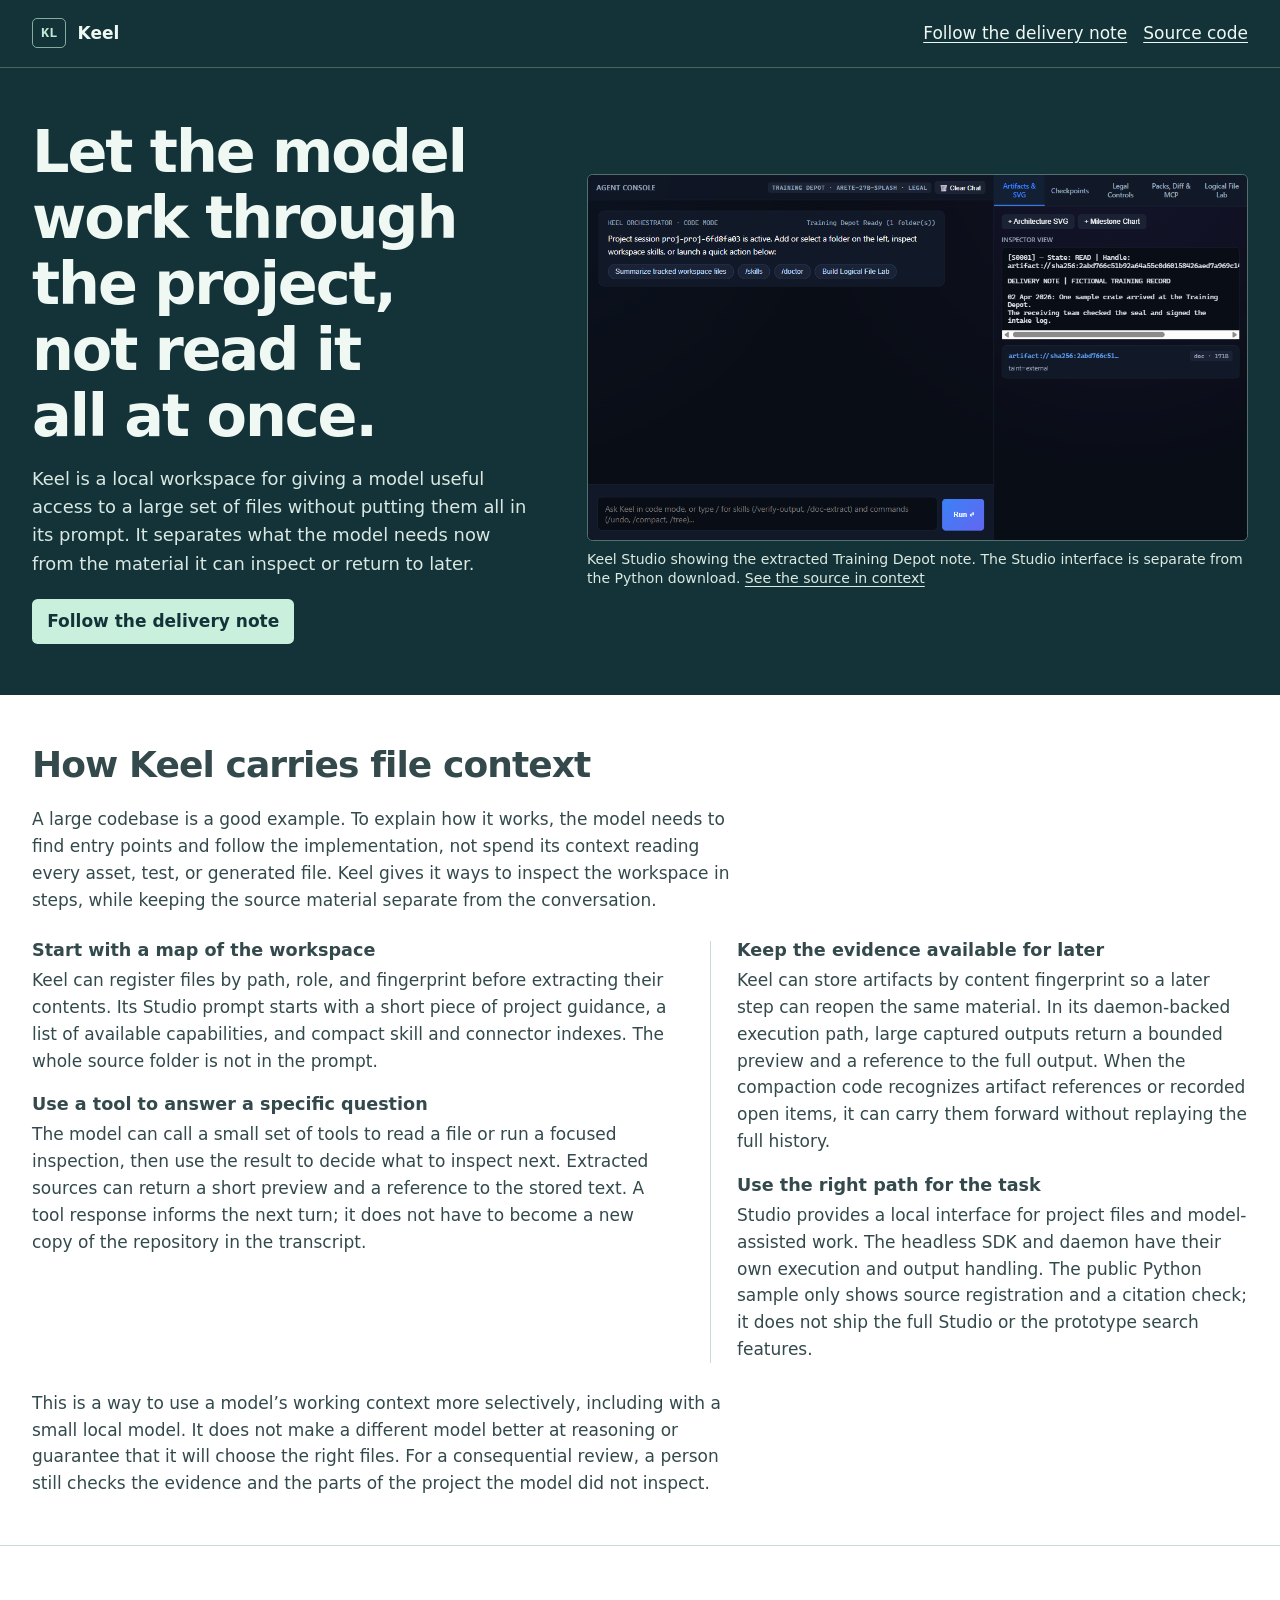
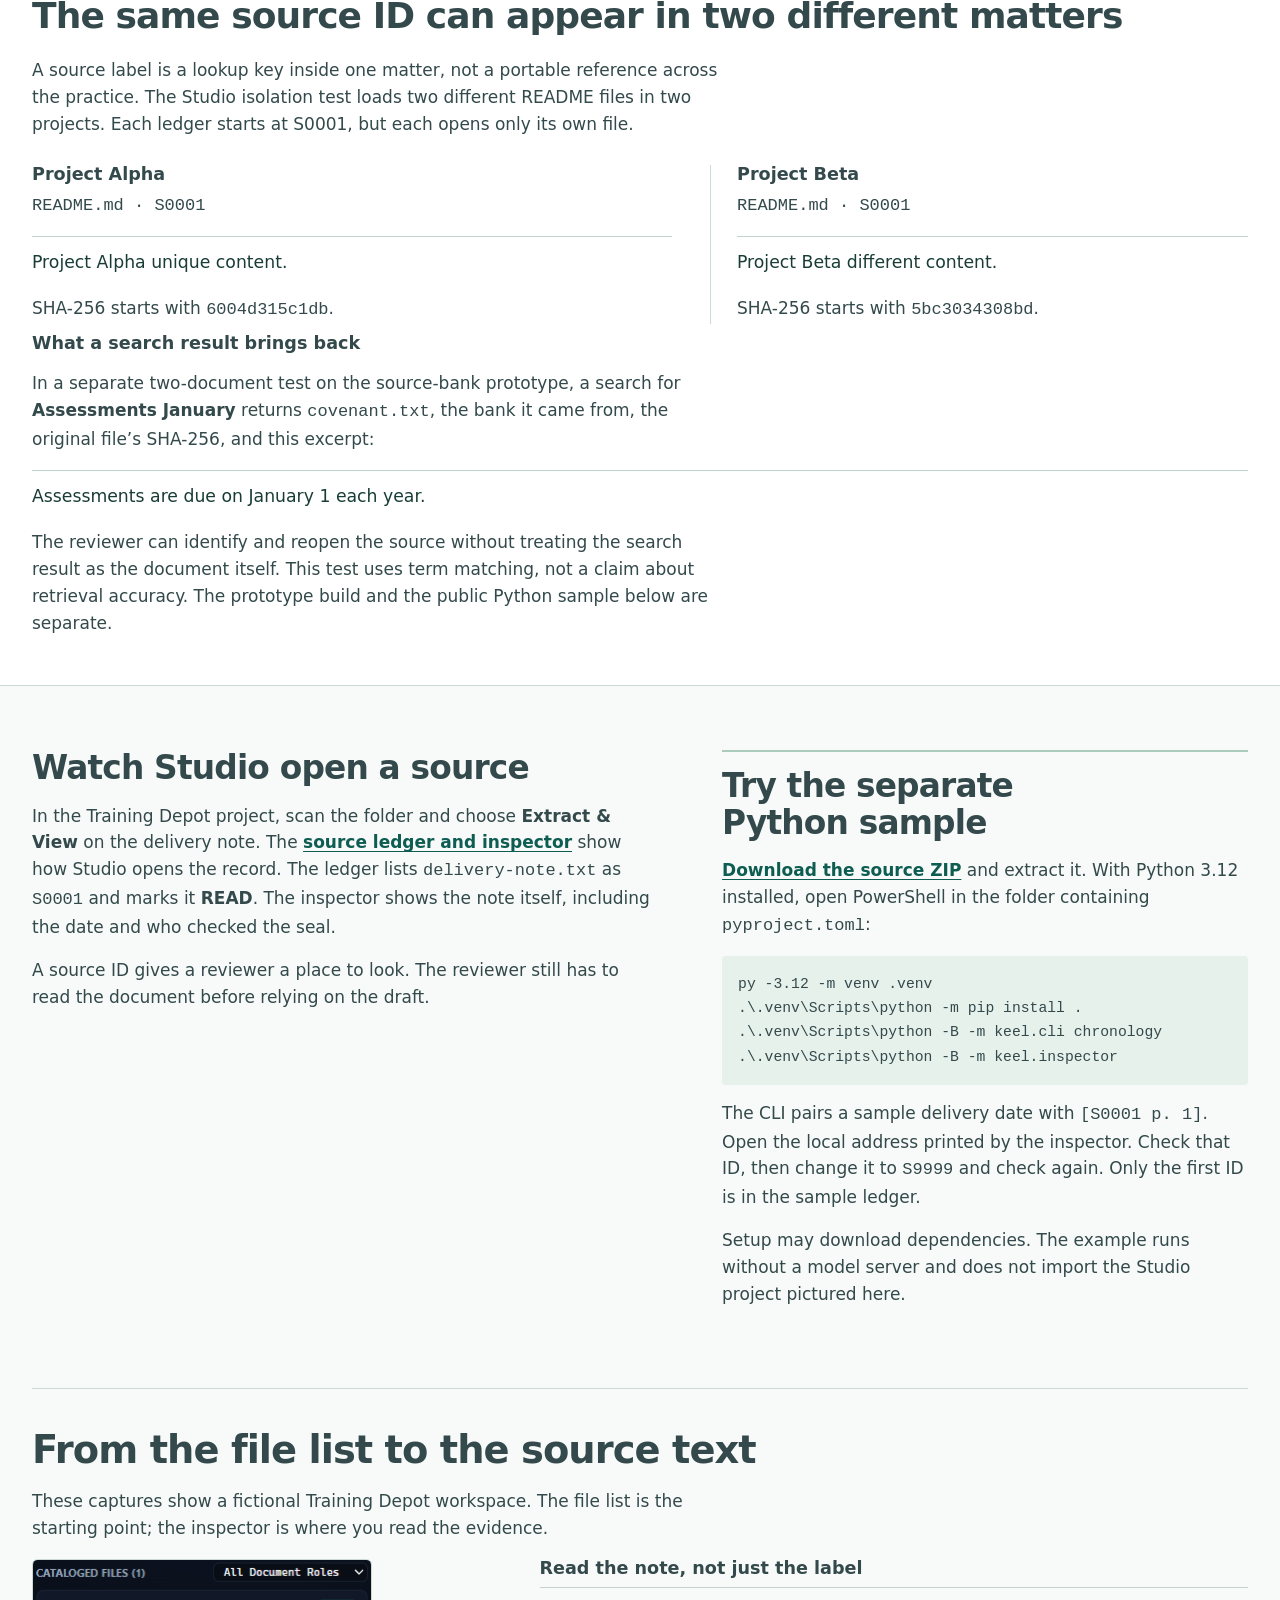
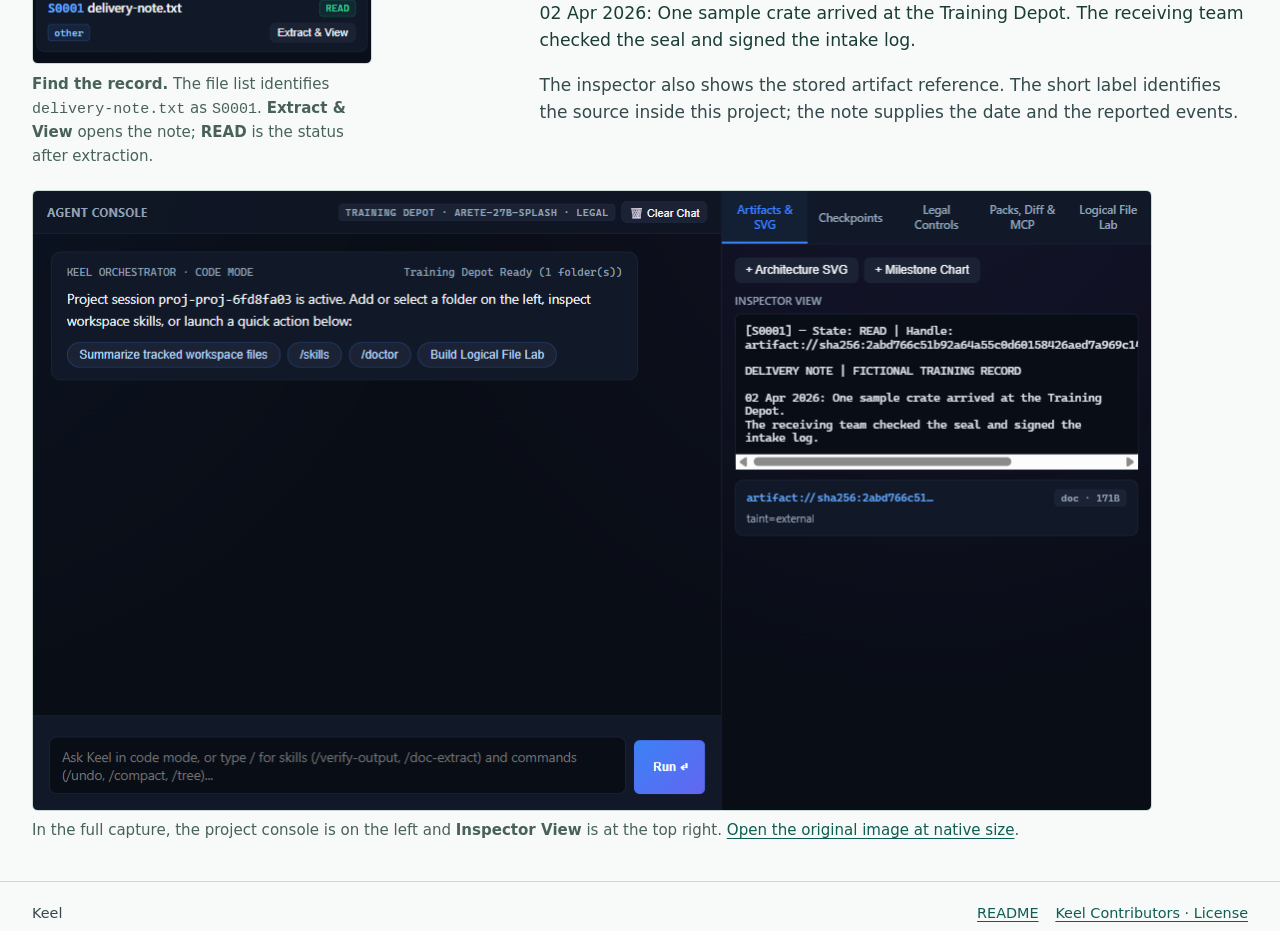
<file: index.html>
<!DOCTYPE html>

<html lang="en"><head><meta charset="utf-8"/><meta content="width=device-width, initial-scale=1" name="viewport"/><meta content="Keel is a local workspace for giving AI models selective, traceable access to large projects. See how file inventory, tool calls, and saved artifacts fit together." name="description"/><title>Keel legal preview · File context for large projects</title><link href="site.css" rel="stylesheet"/></head>
<body><a class="skip" href="#main">Skip to content</a><header><nav aria-label="Main navigation" class="shell"><span class="brand"><span aria-hidden="true" class="mark">KL</span>Keel</span><span class="links"><a class="navwalk" href="#example">Follow the delivery note</a><a href="https://github.com/Methos801/keel-legal-preview/tree/ca865293c844eb693d1908b1d8f411c6e385a973">Source code</a></span></nav></header>
<main id="main"><section class="hero"><div class="shell"><div><h1>Let the model work through the project, not read it all at once.</h1><p class="intro">Keel is a local workspace for giving a model useful access to a large set of files without putting them all in its prompt. It separates what the model needs now from the material it can inspect or return to later.</p><a class="button" href="#example">Follow the delivery note</a></div><figure><a aria-label="See how Keel Studio opens the delivery note" href="#studio-source-detail"><img alt="Keel Studio with Training Depot active and the extracted text of the delivery note in the artifact inspector." src="keel-studio-source-review.png"/></a><figcaption>Keel Studio showing the extracted Training Depot note. The Studio interface is separate from the Python download. <a href="#studio-source-detail">See the source in context</a></figcaption></figure></div></section>
<section class="workflow" id="file-context" aria-labelledby="file-context-title"><div class="shell">
<h2 id="file-context-title">How Keel carries file context</h2>
<p>A large codebase is a good example. To explain how it works, the model needs to find entry points and follow the implementation, not spend its context reading every asset, test, or generated file. Keel gives it ways to inspect the workspace in steps, while keeping the source material separate from the conversation.</p>
<div class="bodygrid">
<section><h3>Start with a map of the workspace</h3><p>Keel can register files by path, role, and fingerprint before extracting their contents. Its Studio prompt starts with a short piece of project guidance, a list of available capabilities, and compact skill and connector indexes. The whole source folder is not in the prompt.</p>
<h3>Use a tool to answer a specific question</h3><p>The model can call a small set of tools to read a file or run a focused inspection, then use the result to decide what to inspect next. Extracted sources can return a short preview and a reference to the stored text. A tool response informs the next turn; it does not have to become a new copy of the repository in the transcript.</p></section>
<section><h3>Keep the evidence available for later</h3><p>Keel can store artifacts by content fingerprint so a later step can reopen the same material. In its daemon-backed execution path, large captured outputs return a bounded preview and a reference to the full output. When the compaction code recognizes artifact references or recorded open items, it can carry them forward without replaying the full history.</p>
<h3>Use the right path for the task</h3><p>Studio provides a local interface for project files and model-assisted work. The headless SDK and daemon have their own execution and output handling. The public Python sample only shows source registration and a citation check; it does not ship the full Studio or the prototype search features.</p></section>
</div>
<p>This is a way to use a model’s working context more selectively, including with a small local model. It does not make a different model better at reasoning or guarantee that it will choose the right files. For a consequential review, a person still checks the evidence and the parts of the project the model did not inspect.</p>
</div></section>
<section class="workflow" id="project-isolation" aria-labelledby="project-isolation-title"><div class="shell">
<h2 id="project-isolation-title">The same source ID can appear in two different matters</h2><p>A source label is a lookup key inside one matter, not a portable reference across the practice. The Studio isolation test loads two different README files in two projects. Each ledger starts at S0001, but each opens only its own file.</p><div class="bodygrid"><section><h3>Project Alpha</h3><p><code>README.md · S0001</code></p><blockquote class="prompt">Project Alpha unique content.</blockquote><p>SHA-256 starts with <code>6004d315c1db</code>.</p></section>
<section><h3>Project Beta</h3><p><code>README.md · S0001</code></p><blockquote class="prompt">Project Beta different content.</blockquote><p>SHA-256 starts with <code>5bc3034308bd</code>.</p></section></div>
<h3>What a search result brings back</h3>
<p>In a separate two-document test on the source-bank prototype, a search for <strong>Assessments January</strong> returns <code>covenant.txt</code>, the bank it came from, the original file’s SHA-256, and this excerpt:</p>
<blockquote class="prompt">Assessments are due on January 1 each year.</blockquote>
<p>The reviewer can identify and reopen the source without treating the search result as the document itself. This test uses term matching, not a claim about retrieval accuracy. The prototype build and the public Python sample below are separate.</p></div></section>
<div class="shell bodygrid"><section id="example"><h2>Watch Studio open a source</h2><p>In the Training Depot project, scan the folder and choose <strong>Extract &amp; View</strong> on the delivery note. The <a href="#studio-source-detail">source ledger and inspector</a> show how Studio opens the record. The ledger lists <code>delivery-note.txt</code> as <code>S0001</code> and marks it <strong>READ</strong>. The inspector shows the note itself, including the date and who checked the seal.</p><p>A source ID gives a reviewer a place to look. The reviewer still has to read the document before relying on the draft.</p></section><section><h2>Try the separate Python sample</h2><p><a href="https://github.com/Methos801/keel-legal-preview/archive/ca865293c844eb693d1908b1d8f411c6e385a973.zip">Download the source ZIP</a> and extract it. With Python 3.12 installed, open PowerShell in the folder containing <code>pyproject.toml</code>:</p><pre><code>py -3.12 -m venv .venv
.\.venv\Scripts\python -m pip install .
.\.venv\Scripts\python -B -m keel.cli chronology
.\.venv\Scripts\python -B -m keel.inspector</code></pre><p>The CLI pairs a sample delivery date with <code>[S0001 p. 1]</code>. Open the local address printed by the inspector. Check that ID, then change it to <code>S9999</code> and check again. Only the first ID is in the sample ledger.</p><p>Setup may download dependencies. The example runs without a model server and does not import the Studio project pictured here.</p></section></div>
<section class="shell studio-proof" id="studio-source-detail" aria-labelledby="studio-source-detail-title">
  <h2 id="studio-source-detail-title">From the file list to the source text</h2>
  <p>These captures show a fictional Training Depot workspace. The file list is the starting point; the inspector is where you read the evidence.</p>
  <div class="studio-proof-grid">
    <figure><img src="keel-studio-source-ledger.png" width="340" height="104" alt="The Keel Studio ledger shows delivery-note.txt as S0001, with READ status and an Extract &amp; View control.">
    <figcaption><strong>Find the record.</strong> The file list identifies <code>delivery-note.txt</code> as <code>S0001</code>. <strong>Extract &amp; View</strong> opens the note; <strong>READ</strong> is the status after extraction.</figcaption></figure>
    <div><h3>Read the note, not just the label</h3>
    <blockquote class="prompt">02 Apr 2026: One sample crate arrived at the Training Depot. The receiving team checked the seal and signed the intake log.</blockquote>
    <p>The inspector also shows the stored artifact reference. The short label identifies the source inside this project; the note supplies the date and the reported events.</p></div>
  </div>
  <figure class="studio-proof-image"><img src="keel-studio-source-review.png" width="1120" height="620" alt="Keel Studio with Training Depot selected. The right-hand Inspector View shows the delivery note text and artifact reference.">
  <figcaption>In the full capture, the project console is on the left and <strong>Inspector View</strong> is at the top right. <a href="keel-studio-source-review.png">Open the original image at native size</a>.</figcaption></figure>
</section></main>
<footer><div class="shell"><span>Keel</span><span class="links"><a href="https://github.com/Methos801/keel-legal-preview/blob/ca865293c844eb693d1908b1d8f411c6e385a973/README.md">README</a><a href="LICENSE">Keel Contributors · License</a></span></div></footer></body></html>
</file>
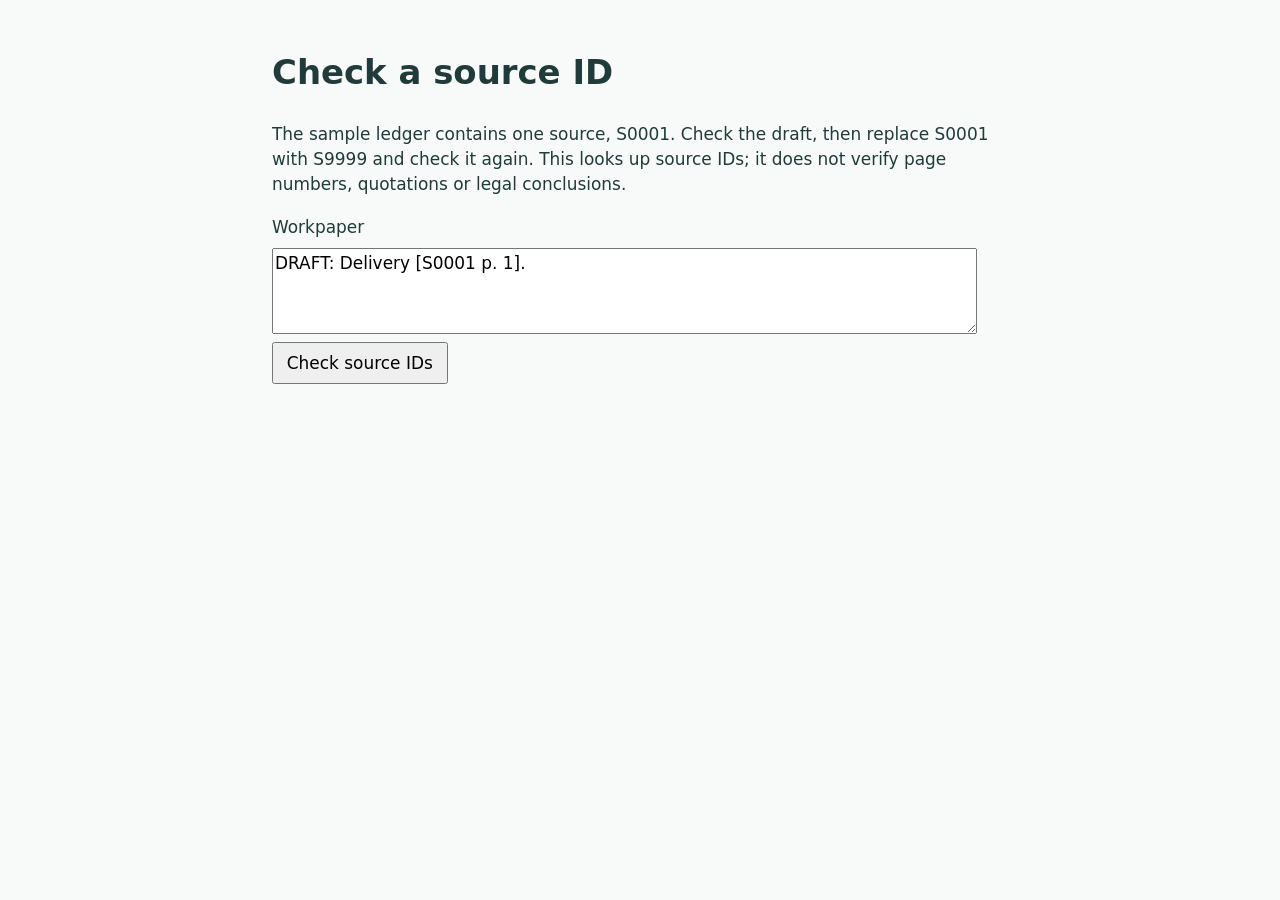
<file: keel/ui/web/static/index.html>
<!doctype html><html lang="en"><head><meta charset="utf-8"><meta name="viewport" content="width=device-width,initial-scale=1"><style>body{max-width:46rem;margin:3rem auto;padding:0 1rem;font:1.06rem/1.5 system-ui;color:#203b39;background:#f7faf8}textarea,button{font:inherit}label,textarea{display:block}textarea{width:95%;min-height:5rem;margin:.5rem 0}button{padding:.4rem .8rem}pre{white-space:pre-wrap;overflow-wrap:anywhere}li{margin:.25rem 0}</style><title>Check a source ID</title></head><body><main><h1>Check a source ID</h1><p>The sample ledger contains one source, S0001. Check the draft, then replace S0001 with S9999 and check it again. This looks up source IDs; it does not verify page numbers, quotations or legal conclusions.</p><label for="legal-text">Workpaper</label><textarea id="legal-text">DRAFT: Delivery [S0001 p. 1].</textarea><button id="btn-legal-lint" onclick="runLegalLint()">Check source IDs</button><section id="legal-structured" aria-live="polite"></section><pre id="legal-output"></pre><div id="lab-decision-badge"></div><div id="lab-manifest-sha"></div><div id="lab-manifest-meta"></div><div id="lab-sources-count"></div><div id="lab-holds-list"></div></main><script>let legalReqSeq=0, projectSwitchSeq=0, currentStatus={session_id:'fixture'};
const isSessionStale=()=>false;
function setButtonBusy(id,busy){document.getElementById(id).disabled=busy;}
function showToast(message){document.getElementById('legal-output').textContent=message;}
async function api(method,url,data){const r=await fetch(url,{method,headers:{'Content-Type':'application/json'},body:JSON.stringify(data)});return JSON.parse(await r.text());}
    function escapeHtml(s) {
      return String(s ?? '')
        .replace(/&/g, '&amp;')
        .replace(/</g, '&lt;')
        .replace(/>/g, '&gt;')
        .replace(/"/g, '&quot;')
        .replace(/'/g, '&#39;');
    }
    function renderLabState(data) {
      const badge = document.getElementById('lab-decision-badge');
      const shaEl = document.getElementById('lab-manifest-sha');
      const metaEl = document.getElementById('lab-manifest-meta');
      const cntEl = document.getElementById('lab-sources-count');
      const holdsEl = document.getElementById('lab-holds-list');
      const banksEl = document.getElementById('lab-banks-list');
      const anomEl = document.getElementById('lab-anomalies-list');
      if (!badge) return;

      const dec = (data.decision || 'NONE').toUpperCase();
      badge.textContent = dec;
      badge.style.background = dec === 'PASS' ? 'rgba(16, 185, 129, 0.2)' : (dec === 'HOLD' ? 'rgba(245, 158, 11, 0.2)' : '');
      badge.style.color = dec === 'PASS' ? '#34d399' : (dec === 'HOLD' ? '#fbbf24' : '');

      cntEl.textContent = `${data.sources_count || 0} sources`;
      shaEl.textContent = data.manifest_sha256 || (data.available === false ? 'Unavailable.' : 'Not built yet.');

      const banks = data.banks || [];
      const totalEstTokens = (data.keel_index && data.keel_index.est_tokens)
        ? data.keel_index.est_tokens
        : banks.reduce((acc, b) => acc + (Number(b.est_tokens) || 0), 0);
      const timingMs = data.timing_ms ? `${Math.round(Number(data.timing_ms))} ms` : '';
      if (metaEl) {
        const parts = [];
        if (totalEstTokens) parts.push(`~${totalEstTokens} est. tokens`);
        if (timingMs) parts.push(`build ${timingMs}`);
        metaEl.textContent = parts.join(' · ');
      }

      const holds = data.holds || [];
      if (holdsEl) {
        if (dec === 'HOLD' || holds.length) {
          holdsEl.innerHTML = holds.length
            ? holds.map(h => {
                if (typeof h === 'string' || !h) {
                  return `<div class="card" style="border-left:3px solid var(--accent-rose); background:rgba(239, 68, 68, 0.08);"><div class="card-title" style="color:#fca5a5;"><span>HOLD Gate</span><span class="badge">HOLD</span></div><div class="card-sub" style="color:#fecaca;">${escapeHtml(String(h || ''))}</div></div>`;
                }
                const header = [h.source_id, h.rel_path].filter(Boolean).join(' · ');
                const codePrefix = h.code ? ('[' + h.code + '] ') : '';
                const detail = h.reason || h.message || h.detail || JSON.stringify(h);
                return `<div class="card" style="border-left:3px solid var(--accent-rose); background:rgba(239, 68, 68, 0.08);"><div class="card-title" style="color:#fca5a5;"><span>${escapeHtml(header ? ('HOLD Gate · ' + header) : 'HOLD Gate')}</span><span class="badge">${escapeHtml(String(h.severity || 'HOLD'))}</span></div><div class="card-sub" style="color:#fecaca;">${escapeHtml(codePrefix + detail)}</div></div>`;
              }).join('')
            : `<div class="card" style="border-left:3px solid var(--accent-amber);"><div class="card-sub" style="color:#fbbf24;">Build decision is HOLD. Review anomalies or source directory contents.</div></div>`;
        } else {
          holdsEl.innerHTML = '';
        }
      }

    }
    async function runLegalLint() {
      const reqSeq = ++legalReqSeq;
      const targetSessionId = (currentStatus && currentStatus.session_id) || '';
      const switchSeq = projectSwitchSeq;
      setButtonBusy('btn-legal-lint', true, 'Linting…');
      try {
        const text = document.getElementById('legal-text').value;
        const res = await api('POST', '/api/legal/lint', { text });
        if (reqSeq !== legalReqSeq || isSessionStale(targetSessionId, switchSeq)) return;
        const structEl = document.getElementById('legal-structured');
        const outEl = document.getElementById('legal-output');
        if (res.error) {
          structEl.innerHTML = `<div class="card" style="border-left:3px solid var(--accent-rose);"><div class="card-sub" style="color:#fca5a5;">${escapeHtml(res.error)}</div></div>`;
          outEl.style.display = 'none';
          outEl.textContent = res.error;
          showToast(res.error, 'error');
          return;
        }
        const ids = res.source_ids || [];
        const findings = res.findings || [];
        const list = ids.map(x => `<li><strong>${escapeHtml(x.id)}</strong>: ${x.found ? 'Found in the sample ledger' : 'Not found in the sample ledger'}</li>`).join('');
        const notes = findings.map(f => `<li>${escapeHtml(f.rule ? '[' + f.rule + '] ' : '')}${escapeHtml(f.detail || f.message || String(f))}</li>`).join('');
        structEl.innerHTML = `<h2>Source lookup</h2>${list ? `<ul>${list}</ul>` : '<p>No source ID to look up.</p>'}${notes ? `<h3>Draft notes</h3><ul>${notes}</ul>` : ''}<details><summary>Technical details</summary><pre>${escapeHtml(JSON.stringify(res, null, 2))}</pre></details>`;
        outEl.style.display = 'none';
        outEl.textContent = JSON.stringify(res, null, 2);
      } finally {
        setButtonBusy('btn-legal-lint', false);
      }
    }</script></body></html>
</file>
<file: site.css>
*{box-sizing:border-box}html{scroll-padding-top:1rem}body{margin:0;background:#f7faf8;color:#33494b;font:17px/1.58 "Segoe UI",system-ui,sans-serif}.shell{width:min(71rem,calc(100% - 3rem));margin:auto}header,.hero{background:#143338;color:#eff8f3}header{border-bottom:1px solid #486460}nav,footer .shell{display:flex;align-items:center;justify-content:space-between;gap:1rem;padding-block:1rem}.brand{font-weight:700;display:flex;gap:.7rem;align-items:center}.mark{border:1px solid #83ad9f;color:#bcead5;border-radius:5px;padding:.2rem .5rem;font:600 .85rem/1.6 monospace}nav a,.hero a{color:inherit}a{color:#0e5d52;text-underline-offset:.2em}a:focus-visible,summary:focus-visible,input:focus-visible{outline:3px solid #d68c29;outline-offset:4px}.hero .shell{display:grid;grid-template-columns:1.1fr 1fr;align-items:center;gap:clamp(2rem,5vw,5rem);padding-block:clamp(2.6rem,5vw,5rem)}h1,h2,h3{line-height:1.12;text-wrap:balance}h1{font-size:clamp(2.55rem,4.65vw,4.3rem);letter-spacing:-.035em;margin:0 0 1.1rem}h2{font-size:clamp(1.55rem,3vw,2.4rem);letter-spacing:-.025em;margin:.1rem 0 1.3rem}h3{margin:0;font-size:1.1rem}p{max-width:65ch}.hero p{color:#d9e8e2}.hero .button{display:inline-block;background:#c9efdd;color:#153237;border-radius:.35rem;padding:.58rem .95rem;font-weight:650;text-decoration:none}.sample{background:#f7faf8;color:#153237;padding:clamp(1.3rem,3vw,2.3rem);border-radius:.6rem}.sample h2{font-size:1.45rem}.sample dl{margin:0}.sample dt{font-size:.9rem;color:#48615b;margin-top:1rem}.sample dd{margin:0;padding:.2rem 0 .65rem;border-bottom:1px solid #c9dad2;font-weight:650}.sample small{display:block;margin-top:1rem}.bodygrid{display:grid;grid-template-columns:1.35fr 1fr;gap:clamp(2rem,5vw,5rem);padding-block:3rem}.bodygrid p{margin:.3rem 0 1rem}ol{padding-left:1.4em}li{padding:.2em 0 .5em}pre{background:#e7f1eb;padding:1rem;white-space:pre-wrap;overflow-wrap:anywhere;font: .92rem/1.65 Consolas,monospace}.skip{position:absolute;left:-9999px}.skip:focus{left:1rem;top:1rem;background:white;color:#153237;padding:.4rem}footer{border-top:1px solid #cbdad3;font-size:.9rem}input{width:100%;accent-color:#0e5d52}output{display:block;font-size:1.55rem;font-variant-numeric:tabular-nums;color:#0e5d52;font-weight:700}.sample label{display:block}.links{display:flex;gap:1rem;flex-wrap:wrap}@media(max-width:720px){.hero .shell,.bodygrid{grid-template-columns:1fr;gap:1.5rem}.shell{width:calc(100% - 2rem)}footer .shell{align-items:flex-start;flex-direction:column}.navwalk{display:none}}
.workflow{background:white;border-bottom:1px solid #cbdad3}.workflow .shell{padding-block:3rem}.workflow .shell:has(figure){display:grid;grid-template-columns:1fr 1fr;align-items:center;gap:2.2rem}.workflow h2{font-size:clamp(1.7rem,3vw,2.25rem)}figure{margin:0;min-width:0}figure img{display:block;width:100%;height:auto;border:1px solid #cbdad3;border-radius:.35rem}figcaption{margin-top:.55rem;color:#48615b;font-size:.94rem}@media(max-width:720px){.workflow .shell:has(figure){grid-template-columns:1fr;gap:1rem}.workflow .shell{padding-block:2rem}}

.hero .shell{grid-template-columns:minmax(0,.86fr) minmax(0,1.14fr);gap:clamp(2rem,4.4vw,4.8rem);padding-block:clamp(2rem,4vw,3.8rem)}.hero h1{font-size:clamp(2.45rem,4.6vw,4.05rem);margin-bottom:1rem}.hero .intro{font-size:clamp(1rem,1.4vw,1.18rem);max-width:45ch;margin:0 0 1.3rem}.hero figure figcaption{color:#dceae2;line-height:1.4;font-size:.88rem}.hero figure img{background:#203b3e;border-color:#54706b;max-height:34rem;object-fit:contain}.hero figure>a{display:block}.shell{width:min(76rem,calc(100% - 3rem))}.hero a.button:hover{background:#e2f7eb}.bodygrid{grid-template-columns:1fr .84fr;align-items:start;padding-block:clamp(2.4rem,5vw,4rem)}.bodygrid h2{font-size:clamp(1.5rem,2.6vw,2.05rem);margin:0 0 1rem}.bodygrid section+section{border-top:2px solid #accbbd;padding-top:1rem}.bodygrid section{min-width:0}.bodygrid pre{border-radius:.25rem}.bodygrid ol{margin-bottom:0}.bodygrid li+li{margin-top:.35rem}.bodygrid h3{margin-top:1.3rem;margin-bottom:.4rem}.bodygrid a,.hero .button{font-weight:600}.paper{background:#f5f5e9;color:#283e36;padding:clamp(1.4rem,3vw,2.45rem);border-radius:.2rem;box-shadow:4px 6px 0 #294a47}.paper .file{font:.85rem/1.4 Consolas,monospace;color:#46605a;display:block;border-bottom:1px solid #b8c8b9;padding-bottom:.65rem;margin-bottom:1.2rem}.paper h2{font-size:1.65rem;margin:0 0 .6rem;text-wrap:initial}.hero .paper p{color:#324c43;margin:0 0 1.1rem}.paper pre{background:#e6ebde;padding:.75rem;line-height:1.5;margin:.25rem 0 0}.paper code{font-family:Consolas,monospace}blockquote{margin:.5rem 0 1.2rem;padding:0;font-size:1.08rem;color:#193d36}.prompt{border-top:1px solid #c2d3c9;padding-top:.75rem;margin-top:1rem}.pitch{background:#e6f0e9;padding:1.25rem 1.5rem}.pitch label{display:block;font-weight:650;margin-bottom:.65rem}.pitch .scale{display:flex;justify-content:space-between;font-size:.8rem;color:#445f55}.pitch output{font-size:1.6rem;margin-top:.65rem}.pitch p{font-size:.9rem;margin:.25rem 0 0}.shell a:focus-visible{outline:3px solid #db912f;outline-offset:3px}.links a{padding-block:.25rem}footer .links{gap:1.05rem;align-items:center}.bodygrid code{overflow-wrap:anywhere}.bodygrid details{margin:1.2rem 0 0}.bodygrid summary{cursor:pointer;text-decoration:underline;color:#17594e}.detail-link{display:inline-block;margin-top:.4rem}.bodygrid :target{scroll-margin-top:1rem}.hero a.button{color:#143338}.skip:focus{z-index:2}.hero .paper .example-label{font-family:inherit}.pitch input{min-height:24px}.support{margin-top:1.8rem;max-width:31rem}
@media(max-width:760px){.hero .shell,.bodygrid{grid-template-columns:1fr;gap:1.6rem}.shell{width:calc(100% - 2rem)}.hero .intro{max-width:55ch}.bodygrid{padding-block:2.3rem}.hero figure img{max-height:none}.navwalk{display:none}footer .shell{align-items:start;flex-direction:column}.hero h1{font-size:clamp(2.3rem,8vw,3.4rem)}}

.paper p code{white-space:nowrap}.hero figcaption a{color:inherit}.bodygrid a:hover,footer a:hover{text-decoration-thickness:2px}

/* Keep the existing grid, but don't stack page-level padding inside a section. */
.workflow > .shell > .bodygrid { padding-block:.65rem .6rem; gap:clamp(1.35rem,3vw,2.8rem); }
.workflow > .shell > .bodygrid h3:first-child { margin-top:0; }
.workflow > .shell > .bodygrid > section > :last-child { margin-bottom:0; }
.workflow > .shell > :last-child { margin-bottom:0; }
@media(min-width:761px){
  .workflow > .shell > .bodygrid > section + section { border-top:0; padding-top:0; border-inline-start:1px solid #cbdad3; padding-inline-start:clamp(1rem,2vw,1.75rem); }
}
@media(max-width:760px){
  .workflow > .shell { padding-block:1.75rem; }
  .workflow > .shell > .bodygrid > section + section { padding-top:1rem; }
}

/* Full-width detail view; the ledger inset is a companion, not the destination. */
.studio-proof { padding-block:clamp(1.5rem,3vw,2.35rem); border-top:1px solid #cbdad3; }
.studio-proof h2 { margin-bottom:.6rem; }
.studio-proof-grid { display:grid; grid-template-columns:minmax(0, .8fr) minmax(0, 1.2fr); gap:clamp(1rem,3vw,2.2rem); align-items:start; margin:1rem 0 1.3rem; }
.studio-proof-grid figure { max-width:340px; }
.studio-proof-grid p { margin-bottom:0; }
.studio-proof-grid blockquote { margin:.55rem 0; }
.studio-proof-image { max-width:1120px; }
@media(max-width:760px){.studio-proof-grid{grid-template-columns:minmax(0,1fr)}}
</file>
